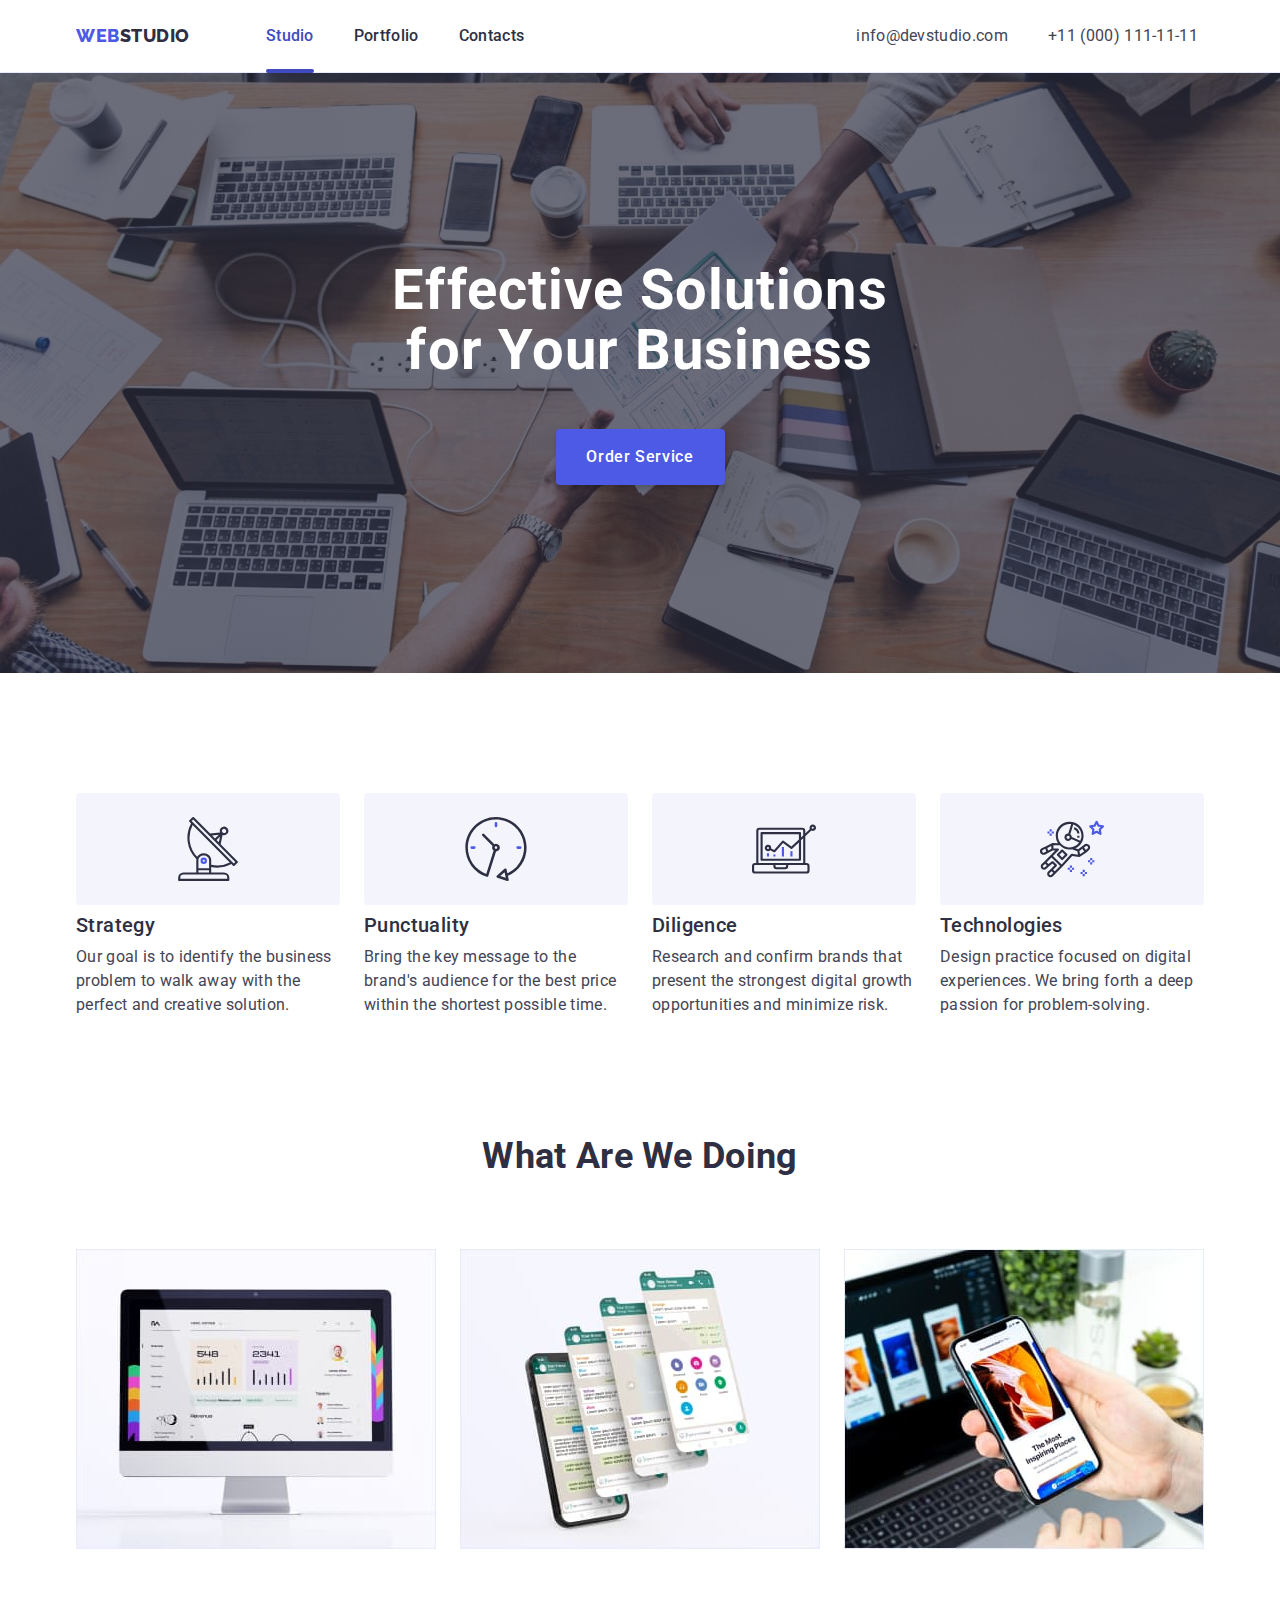
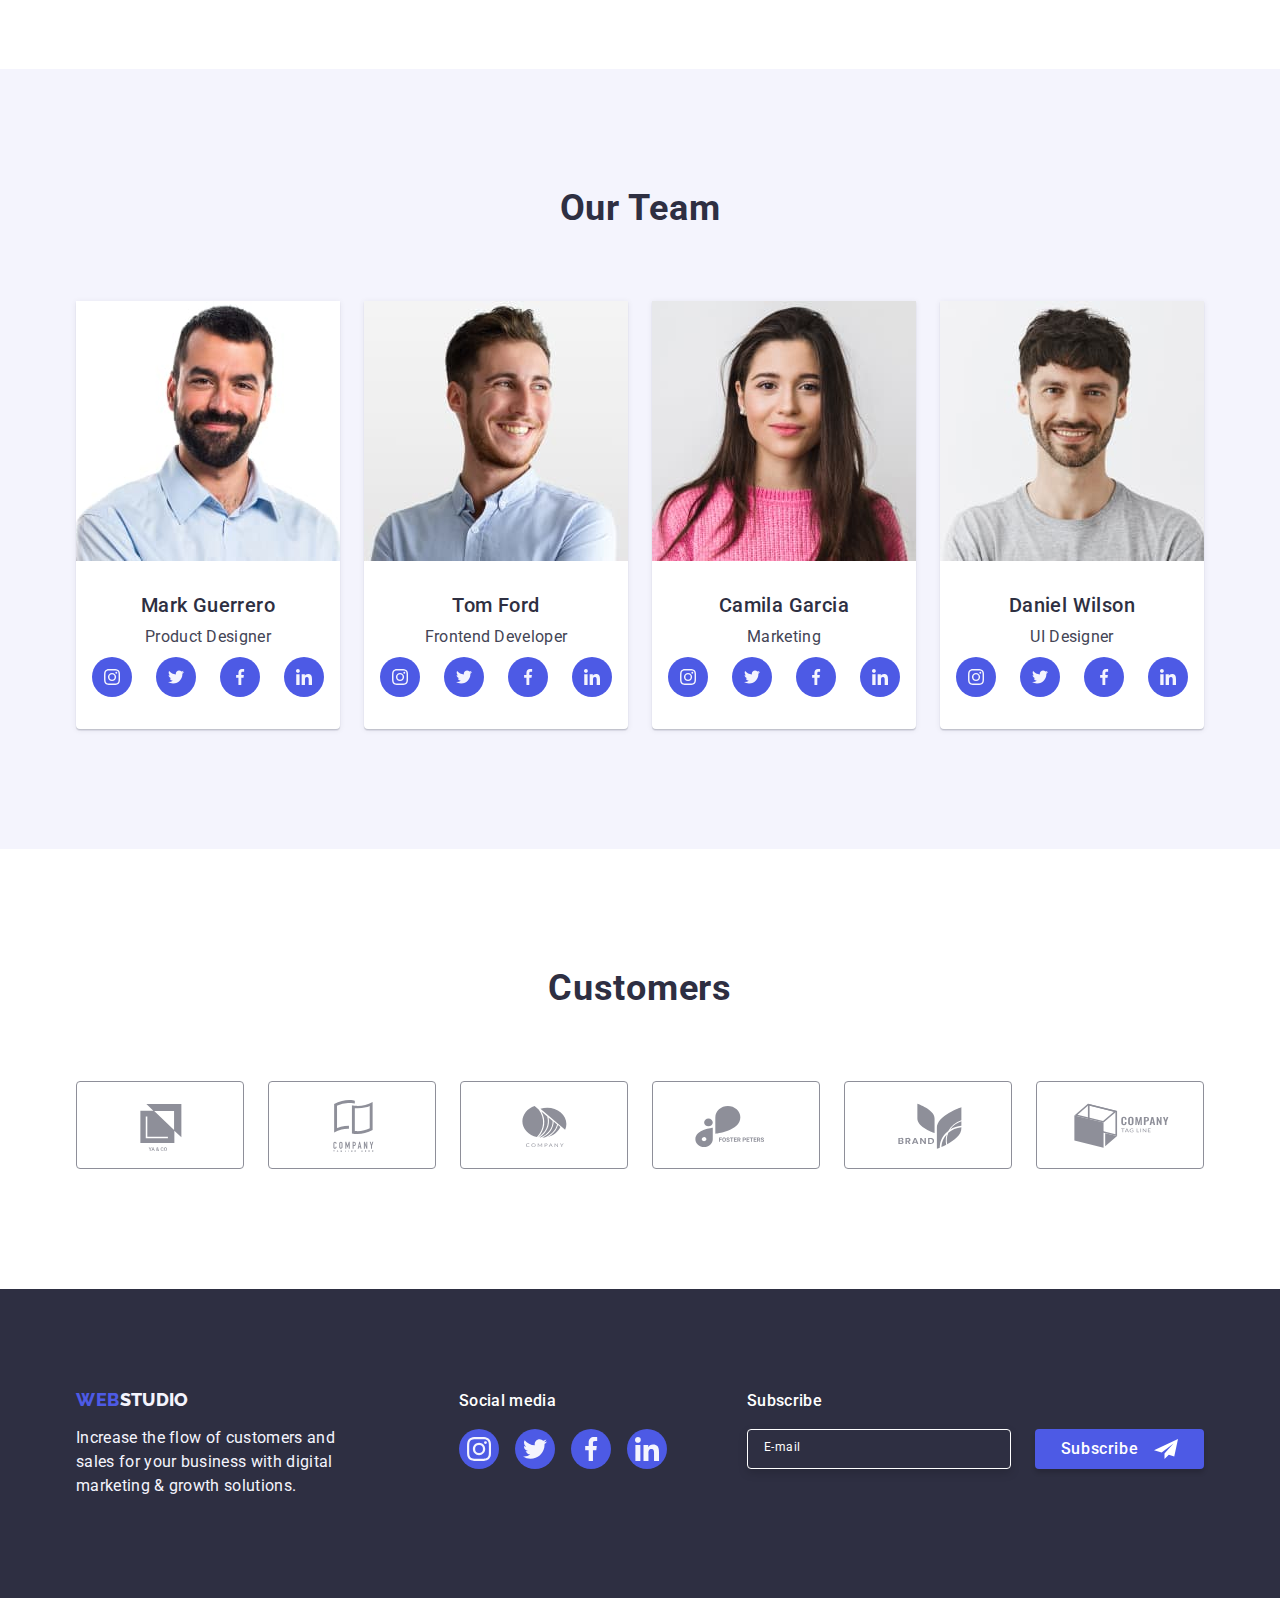
<file: index.html>
<!DOCTYPE html>
<html lang="en">
  <head>
    <meta charset="UTF-8" />
    <meta http-equiv="X-UA-Compatible" content="IE=edge" />
    <meta name="viewport" content="width=device-width, initial-scale=1.0" />
    <title>Document</title>
    <!-- modern-normalize -->
    <link
      rel="stylesheet"
      href="https://cdn.jsdelivr.net/npm/modern-normalize@1.1.0/modern-normalize.min.css"
    />
    <link rel="stylesheet" href="./css/styles.css" />
    <link rel="preconnect" href="https://fonts.googleapis.com" />
    <link rel="preconnect" href="https://fonts.gstatic.com" crossorigin />
    <link
      href="https://fonts.googleapis.com/css2?family=Raleway:wght@800&family=Roboto:wght@400;500;700;900&display=swap"
      rel="stylesheet"
    />
  </head>
  <body>
    <!-- header section -->
    <header class="header">
      <div class="header-container container">
        <nav class="header-nav">
          <a class="main-logo link" href="./index.html">
            Web<span class="logo">Studio</span></a
          >
          <ul class="header-list list">
            <li class="header-items">
              <a class="header-link current link" href="./index.html">Studio</a>
            </li>
            <li class="header-items">
              <a class="header-link link" href="./portfolio.html">Portfolio</a>
            </li>
            <li class="header-items">
              <a class="header-link link" href="">Contacts</a>
            </li>
          </ul>
        </nav>
        <address class="address">
          <ul class="address-list list">
            <li class="address-items">
              <a class="address-link link" href="mailto:info@devstudio.com"
                >info@devstudio.com</a
              >
            </li>
            <li class="address-items">
              <a class="address-link link" href="tel:+110001111111"
                >+11 (000) 111-11-11</a
              >
            </li>
          </ul>
        </address>
      </div>
    </header>
    <main>
      <!-- hero section -->
      <section class="hero">
        <div class="container">
          <h1 class="hero-title">Effective Solutions for Your Business</h1>
          <button class="hero-btn btn" type="button" data-modal-open>
            Order Service
          </button>
        </div>
      </section>
      <!-- advantages section -->
      <section class="advantages">
        <div class="advantages-container container">
          <h2 class="advantages-title">Our advantages</h2>
          <ul class="advantages-list list">
            <li class="advantages-items">
              <div class="advantages-icon">
                <svg class="feature icon" width="64" height="64">
                  <use href="./images/icons.svg#icon-antenna-1"></use>
                </svg>
              </div>
              <h3 class="advantages-subtitle">Strategy</h3>
              <p class="advantages-text">
                Our goal is to identify the business problem to walk away with
                the perfect and creative solution.
              </p>
            </li>
            <li class="advantages-items">
              <div class="advantages-icon">
                <svg class="feature icon" width="64" height="64">
                  <use href="./images/icons.svg#icon-clock-1"></use>
                </svg>
              </div>
              <h3 class="advantages-subtitle">Punctuality</h3>
              <p class="advantages-text">
                Bring the key message to the brand's audience for the best price
                within the shortest possible time.
              </p>
            </li>
            <li class="advantages-items">
              <div class="advantages-icon">
                <svg class="feature icon" width="64" height="64">
                  <use href="./images/icons.svg#icon-diagram-1"></use>
                </svg>
              </div>
              <h3 class="advantages-subtitle">Diligence</h3>
              <p class="advantages-text">
                Research and confirm brands that present the strongest digital
                growth opportunities and minimize risk.
              </p>
            </li>
            <li class="advantages-items">
              <div class="advantages-icon">
                <svg class="feature icon" width="64" height="64">
                  <use href="./images/icons.svg#icon-astronaut-1"></use>
                </svg>
              </div>
              <h3 class="advantages-subtitle">Technologies</h3>
              <p class="advantages-text">
                Design practice focused on digital experiences. We bring forth a
                deep passion for problem-solving.
              </p>
            </li>
          </ul>
        </div>
      </section>
      <!-- What are we doing section -->
      <section class="doing-section">
        <div class="container">
          <h2 class="section-title">What are we doing</h2>
          <ul class="section-list list">
            <li class="section-items">
              <img
                class="section-img"
                src="./images/img1.jpg"
                alt="increase in income"
                width="360"
              />
            </li>
            <li class="section-items">
              <img
                class="section-img"
                src="./images/img2.jpg"
                alt="more satisfied customers"
                width="360"
              />
            </li>
            <li class="section-items">
              <img
                class="section -img"
                src="./images/img3.jpg"
                alt="we launch advertising "
                width="360"
              />
            </li>
          </ul>
        </div>
      </section>
      <!-- Our Team section -->
      <section class="team">
        <div class="container">
          <h2 class="team-title">Our Team</h2>
          <ul class="team-list list">
            <li class="team-items">
              <img
                class="team-img"
                src="./images/img4.jpg"
                alt="Mark Guerrero"
                width="264"
              />
              <div class="team-name">
                <h3 class="team-heading">Mark Guerrero</h3>
                <p class="team-text">Product Designer</p>
                <ul class="socials list">
                  <li class="socials-item">
                    <a
                      class="socials-link link"
                      href="https://instagram.com"
                      target="_blank"
                      rel="noopener noreferrer"
                      aria-label="instagram icon"
                    >
                      <svg class="socials-icon" width="16" height="16">
                        <use href="./images/icons.svg#icon-instagram-2"></use>
                      </svg>
                    </a>
                  </li>
                  <li class="socials-item">
                    <a
                      class="socials-link link"
                      href=" https://twitter.com"
                      target="_blank"
                      rel="noopener noreferrer"
                      aria-label="twitter icon"
                    >
                      <svg class="socials-icon" width="16" height="16">
                        <use href="./images/icons.svg#icon-twitter-1"></use>
                      </svg>
                    </a>
                  </li>
                  <li class="socials-item">
                    <a
                      class="socials-link link"
                      href=" https://facebook.com"
                      target="_blank"
                      rel="noopener noreferrer"
                      aria-label="facebook icon"
                    >
                      <svg class="socials-icon" width="16" height="16">
                        <use href="./images/icons.svg#icon-facebook-1"></use>
                      </svg>
                    </a>
                  </li>
                  <li class="socials-item">
                    <a
                      class="socials-link link"
                      href=" https://linkedin.com"
                      target="_blank"
                      rel="noopener noreferrer"
                      aria-label="linkedin icon"
                    >
                      <svg class="socials-icon" width="16" height="16">
                        <use href="./images/icons.svg#icon-linkedin-1"></use>
                      </svg>
                    </a>
                  </li>
                </ul>
              </div>
            </li>
            <li class="team-items">
              <img
                class="team-img"
                src="./images/img5.jpg"
                alt="Tom Ford"
                width="264"
              />
              <div class="team-name">
                <h3 class="team-heading">Tom Ford</h3>
                <p class="team-text">Frontend Developer</p>
                <ul class="socials list">
                  <li class="socials-item">
                    <a
                      class="socials-link link"
                      href="https://instagram.com"
                      target="_blank"
                      rel="noopener noreferrer"
                      aria-label="instagram icon"
                    >
                      <svg class="socials-icon" width="16" height="16">
                        <use href="./images/icons.svg#icon-instagram-2"></use>
                      </svg>
                    </a>
                  </li>
                  <li class="socials-item">
                    <a
                      class="socials-link link"
                      href=" https://twitter.com"
                      target="_blank"
                      rel="noopener noreferrer"
                      aria-label="twitter icon"
                    >
                      <svg class="socials-icon" width="16" height="16">
                        <use href="./images/icons.svg#icon-twitter-1"></use>
                      </svg>
                    </a>
                  </li>
                  <li class="socials-item">
                    <a
                      class="socials-link link"
                      href=" https://facebook.com"
                      target="_blank"
                      rel="noopener noreferrer"
                      aria-label="facebook icon"
                    >
                      <svg class="socials-icon" width="16" height="16">
                        <use href="./images/icons.svg#icon-facebook-1"></use>
                      </svg>
                    </a>
                  </li>
                  <li class="socials-item">
                    <a
                      class="socials-link link"
                      href=" https://linkedin.com"
                      target="_blank"
                      rel="noopener noreferrer"
                      aria-label="linkedin icon"
                    >
                      <svg class="socials-icon" width="16" height="16">
                        <use href="./images/icons.svg#icon-linkedin-1"></use>
                      </svg>
                    </a>
                  </li>
                </ul>
              </div>
            </li>
            <li class="team-items">
              <img
                class="team-img"
                src="./images/img6.jpg"
                alt="Camila Garcia"
                width="264"
              />
              <div class="team-name">
                <h3 class="team-heading">Camila Garcia</h3>
                <p class="team-text">Marketing</p>
                <ul class="socials list">
                  <li class="socials-item">
                    <a
                      class="socials-link link"
                      href="https://instagram.com"
                      target="_blank"
                      rel="noopener noreferrer"
                      aria-label="instagram icon"
                    >
                      <svg class="socials-icon" width="16" height="16">
                        <use href="./images/icons.svg#icon-instagram-2"></use>
                      </svg>
                    </a>
                  </li>
                  <li class="socials-item">
                    <a
                      class="socials-link link"
                      href=" https://twitter.com"
                      target="_blank"
                      rel="noopener noreferrer"
                      aria-label="twitter icon"
                    >
                      <svg class="socials-icon" width="16" height="16">
                        <use href="./images/icons.svg#icon-twitter-1"></use>
                      </svg>
                    </a>
                  </li>
                  <li class="socials-item">
                    <a
                      class="socials-link link"
                      href=" https://facebook.com"
                      target="_blank"
                      rel="noopener noreferrer"
                      aria-label="facebook icon"
                    >
                      <svg class="socials-icon" width="16" height="16">
                        <use href="./images/icons.svg#icon-facebook-1"></use>
                      </svg>
                    </a>
                  </li>
                  <li class="socials-item">
                    <a
                      class="socials-link link"
                      href=" https://linkedin.com"
                      target="_blank"
                      rel="noopener noreferrer"
                      aria-label="linkedin icon"
                    >
                      <svg class="socials-icon" width="16" height="16">
                        <use href="./images/icons.svg#icon-linkedin-1"></use>
                      </svg>
                    </a>
                  </li>
                </ul>
              </div>
            </li>
            <li class="team-items">
              <img
                class="team-img"
                src="./images/img7.jpg"
                alt="Daniel Wilson"
                width="264"
              />
              <div class="team-name">
                <h3 class="team-heading">Daniel Wilson</h3>
                <p class="team-text">UI Designer</p>
                <ul class="socials list">
                  <li class="socials-item">
                    <a
                      class="socials-link link"
                      href="https://instagram.com"
                      target="_blank"
                      rel="noopener noreferrer"
                      aria-label="instagram icon"
                    >
                      <svg class="socials-icon" width="16" height="16">
                        <use href="./images/icons.svg#icon-instagram-2"></use>
                      </svg>
                    </a>
                  </li>
                  <li class="socials-item">
                    <a
                      class="socials-link link"
                      href=" https://twitter.com"
                      target="_blank"
                      rel="noopener noreferrer"
                      aria-label="twitter icon"
                    >
                      <svg class="socials-icon" width="16" height="16">
                        <use href="./images/icons.svg#icon-twitter-1"></use>
                      </svg>
                    </a>
                  </li>
                  <li class="socials-item">
                    <a
                      class="socials-link link"
                      href=" https://facebook.com"
                      target="_blank"
                      rel="noopener noreferrer"
                      aria-label="facebook icon"
                    >
                      <svg class="socials-icon" width="16" height="16">
                        <use href="./images/icons.svg#icon-facebook-1"></use>
                      </svg>
                    </a>
                  </li>
                  <li class="socials-item">
                    <a
                      class="socials-link link"
                      href=" https://linkedin.com"
                      target="_blank"
                      rel="noopener noreferrer"
                      aria-label="linkedin icon"
                    >
                      <svg class="socials-icon" width="16" height="16">
                        <use href="./images/icons.svg#icon-linkedin-1"></use>
                      </svg>
                    </a>
                  </li>
                </ul>
              </div>
            </li>
          </ul>
        </div>
      </section>
      <!-- customers -->
      <section class="customers">
        <div class="customers-container container">
          <h2 class="customers-title">Customers</h2>
          <ul class="customers-list list">
            <li class="customers-item">
              <a
                class="customers-link link"
                href=""
                aria-label="customers icon"
              >
                <svg class="icon-logo" width="104" height="56">
                  <use href="./images/icons.svg#icon-Logo"></use>
                </svg>
              </a>
            </li>
            <li class="customers-item">
              <a
                class="customers-link link"
                href=""
                aria-label="customers icon"
              >
                <svg class="icon-logo" width="104" height="56">
                  <use href="./images/icons.svg#icon-Logo-1"></use>
                </svg>
              </a>
            </li>
            <li class="customers-item">
              <a
                class="customers-link link"
                href=""
                aria-label="customers icon"
              >
                <svg class="icon-logo" width="104" height="56">
                  <use href="./images/icons.svg#icon-Logo-2"></use>
                </svg>
              </a>
            </li>
            <li class="customers-item">
              <a
                class="customers-link link"
                href=""
                aria-label="customers icon"
              >
                <svg class="icon-logo" width="104" height="56">
                  <use href="./images/icons.svg#icon-Logo-3"></use>
                </svg>
              </a>
            </li>
            <li class="customers-item">
              <a
                class="customers-link link"
                href=""
                aria-label="customers icon"
              >
                <svg class="icon-logo" width="104" height="56">
                  <use href="./images/icons.svg#icon-Logo-4"></use>
                </svg>
              </a>
            </li>
            <li class="customers-item">
              <a
                class="customers-link link"
                href=""
                aria-label="customers icon"
              >
                <svg class="icon-logo" width="104" height="56">
                  <use href="./images/icons.svg#icon-Logo-5"></use>
                </svg>
              </a>
            </li>
          </ul>
        </div>
      </section>
    </main>
    <!-- footer section -->
    <footer class="footer">
      <div class="footer-container container">
        <div class="footer-container-logo">
          <a class="main-logo last-logo link" href="./index.html">
            Web<span class="footer-logo">Studio</span></a
          >
          <p class="footer-text">
            Increase the flow of customers and sales for your business with
            digital marketing & growth solutions.
          </p>
        </div>
        <div class="social-media">
          <p class="social-media-title">Social media</p>
          <ul class="socials-footer list">
            <li class="socials-item">
              <a
                class="socials-link footer-link link"
                href="https://instagram.com"
                target="_blank"
                rel="noopener noreferrer"
                aria-label="instagram icon"
              >
                <svg class="socials-icon" width="24" height="24">
                  <use href="./images/icons.svg#icon-instagram-2"></use>
                </svg>
              </a>
            </li>
            <li class="socials-item">
              <a
                class="socials-link footer-link link"
                href=" https://twitter.com"
                target="_blank"
                rel="noopener noreferrer"
                aria-label="twitter icon"
              >
                <svg class="socials-icon" width="24" height="24">
                  <use href="./images/icons.svg#icon-twitter-1"></use>
                </svg>
              </a>
            </li>
            <li class="socials-item">
              <a
                class="socials-link footer-link link"
                href=" https://facebook.com"
                target="_blank"
                rel="noopener noreferrer"
                aria-label="facebook icon"
              >
                <svg class="socials-icon" width="24" height="24">
                  <use href="./images/icons.svg#icon-facebook-1"></use>
                </svg>
              </a>
            </li>
            <li class="socials-item">
              <a
                class="socials-link footer-link link"
                href=" https://linkedin.com"
                target="_blank"
                rel="noopener noreferrer"
                aria-label="linkedin icon"
              >
                <svg class="socials-icon" width="24" height="24">
                  <use href="./images/icons.svg#icon-linkedin-1"></use>
                </svg>
              </a>
            </li>
          </ul>
        </div>
        <!-- Footer form -->
        <form class="footer-subscribe" name="footer-form">
          <p class="footer-subscribe-text">Subscribe</p>
          <div class="footer-form">
            <input
              class="footer-subscribe-input"
              type="text"
              name="user_e-mail"
              id="user_e-mail"
              placeholder=" "
            />
            <label class="footer-subscribe-label" for="user_e-mail">
              E-mail</label
            >

            <button class="footer-subscribe-btn btn" type="submit">
              Subscribe
              <svg class="footer-subscribe-icon" width="24 " height="24">
                <use href="./images/icons.svg#icon-subscribe"></use>
              </svg>
            </button>
          </div>
        </form>
      </div>
    </footer>
    <!-- Modal window -->
    <div class="backdrop is-hidden" data-modal>
      <div class="modal">
        <button class="modal-btn" type="button" data-modal-close>
          <svg class="modal-icon" width="8" height="8">
            <use href="./images/icons.svg#icon-close-black-18dp-2-1"></use>
          </svg>
        </button>
        <strong class="modal-title"
          >Leave your contacts and we will call you back</strong
        >
        <form class="modal-form" name="contact-form">
          <label class="modal-form-label" for="user_name">Name</label>
          <div class="modal-form-field">
            <input
              class="modal-form-input"
              type="text"
              name="user_name"
              id="user_name"
              required
              minlength="2"
            />
            <svg class="modal-form-icon" width="18" height="24">
              <use href="./images/icons.svg#icon-name"></use>
            </svg>
          </div>
          <label class="modal-form-label" for="user_phone">Phone</label>
          <div class="modal-form-field">
            <input
              class="modal-form-input"
              type="tel"
              name="user_phone"
              id="user_phone"
              required
            />
            <svg class="modal-form-icon" width="18" height="24">
              <use href="./images/icons.svg#icon-phone"></use>
            </svg>
          </div>
          <label class="modal-form-label" for="user_email">Email</label>

          <div class="modal-form-field">
            <input
              class="modal-form-input"
              type="email"
              name="user_email"
              id="user_email"
              required
            />
            <svg class="modal-form-icon" width="18" height="24">
              <use href="./images/icons.svg#icon-email"></use>
            </svg>
          </div>
          <label class="modal-form-label" for="user_message">Comment</label>
          <textarea
            class="modal-form-message"
            name="user_message"
            rows="5"
            placeholder="Text input"
          ></textarea>
          <label class="modal-form-agreement">
            <input
              class="modal-form-agreement-box"
              type="checkbox"
              name="user_agreement"
            />
            <svg class="modal-form-agreement-icon" width="16" height="16">
              <use
                class="modal-form-agreement-unchecked"
                href="./images/icons.svg#icon-unchecked"
              ></use>
              <use
                class="modal-form-agreement-checked"
                href="./images/icons.svg#icon-checked"
              ></use>
            </svg>
            <span class="modal-form-agreement-text"
              >I accept the terms and conditions of the
              <a class="modal-form-agreement-link" href=""
                >Privacy Policy</a
              ></span
            >
          </label>
          <button class="modal-send-btn btn" type="submit">Send</button>
        </form>
      </div>
    </div>

    <!-- script -->
    <script src="./js/modal.js"></script>
  </body>
</html>
</file>
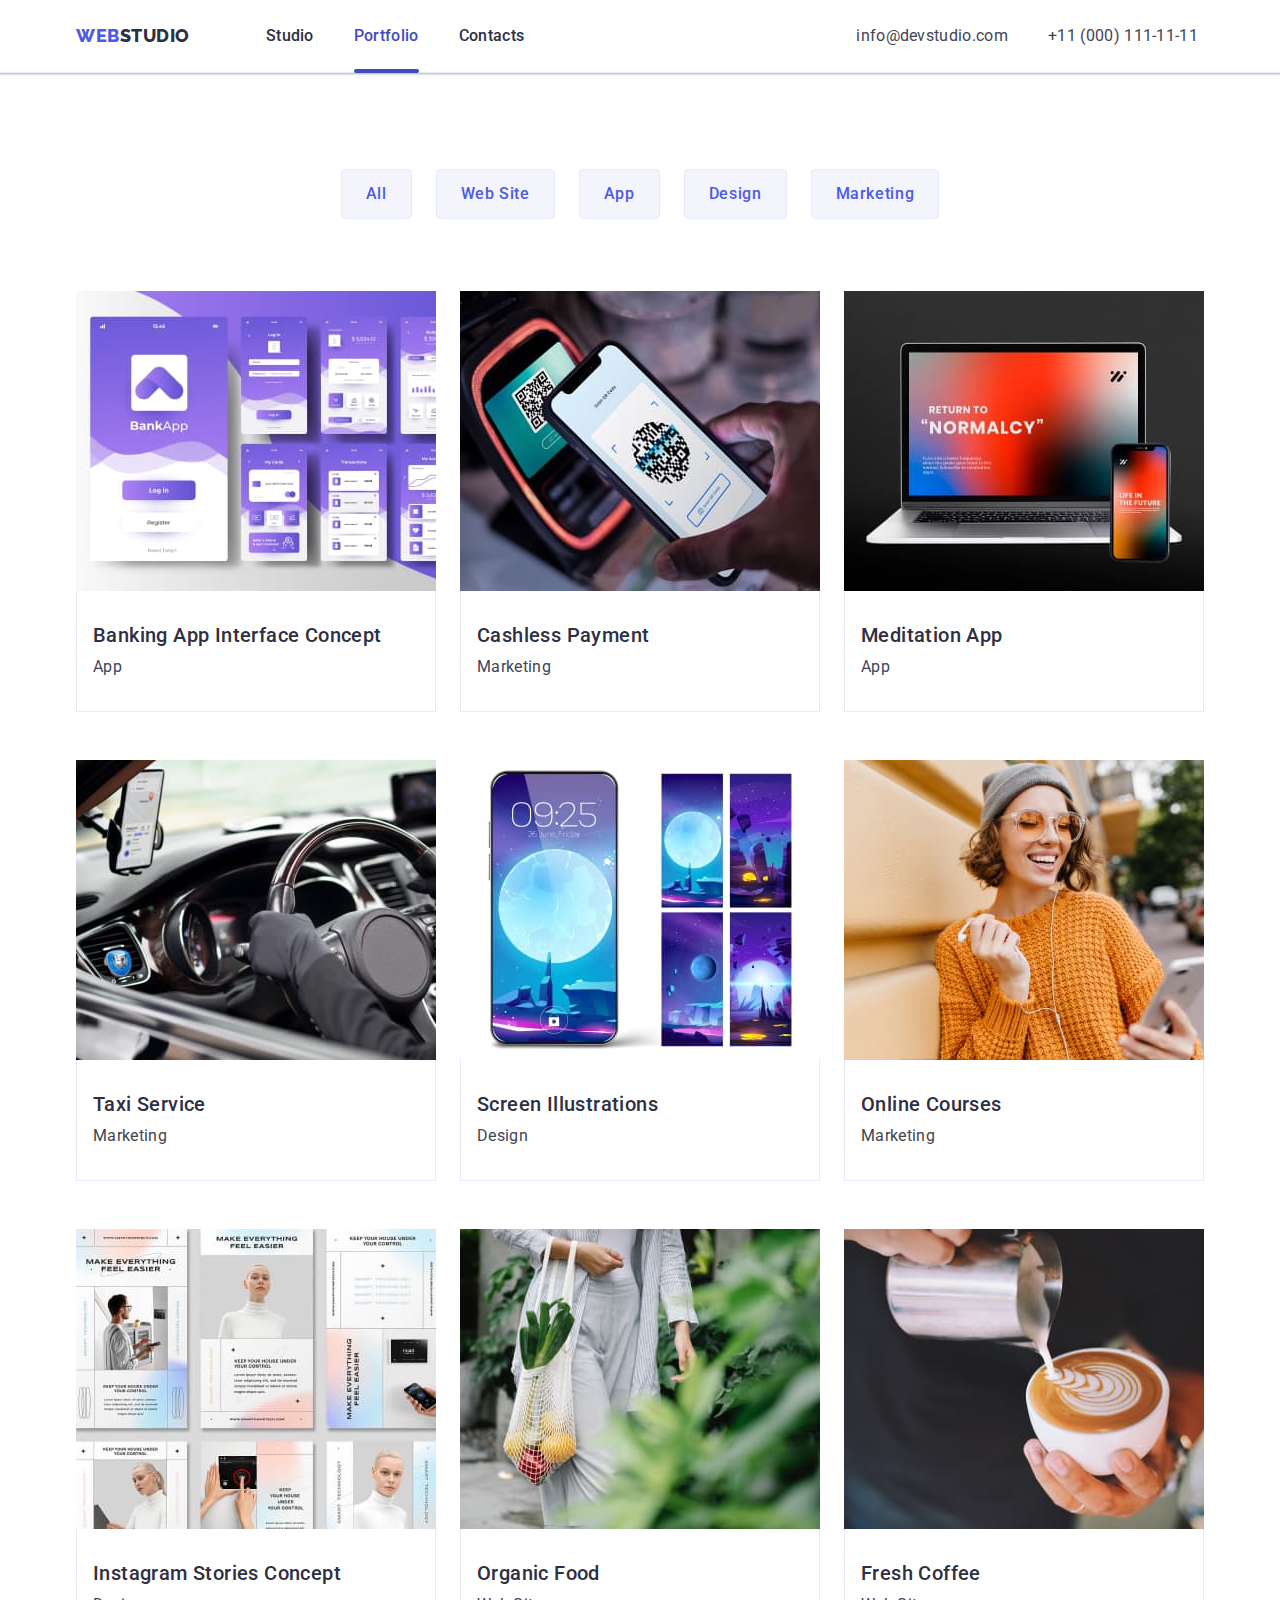
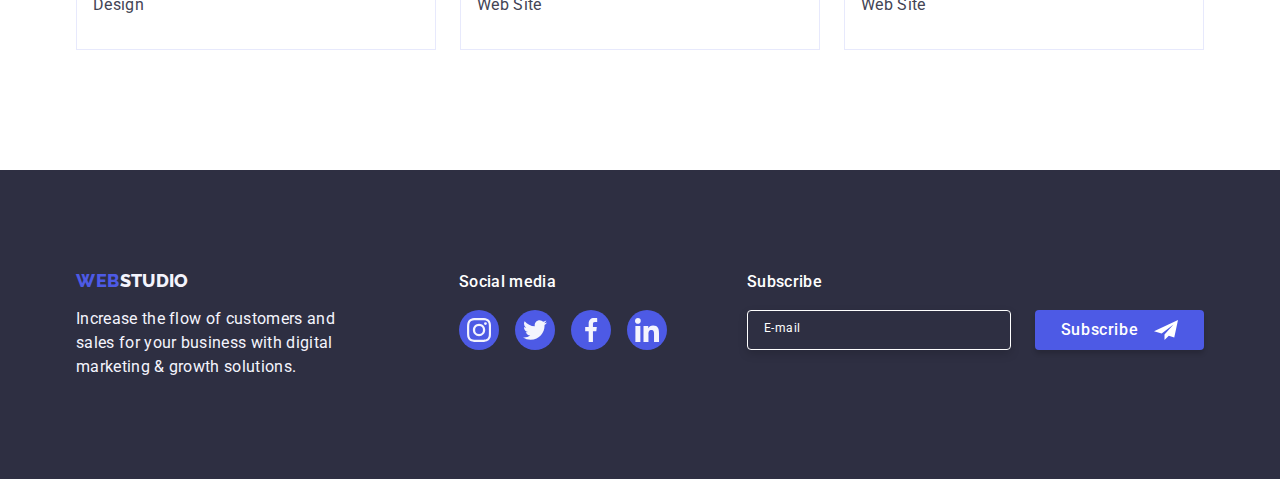
<file: portfolio.html>
<!DOCTYPE html>
<html lang="en">
  <head>
    <meta charset="UTF-8" />
    <meta http-equiv="X-UA-Compatible" content="IE=edge" />
    <meta name="viewport" content="width=device-width, initial-scale=1.0" />
    <title>Document</title>
    <!-- modern-normalize -->
    <link
      rel="stylesheet"
      href="https://cdn.jsdelivr.net/npm/modern-normalize@1.1.0/modern-normalize.min.css"
    />
    <link rel="stylesheet" href="./css/styles.css" />
    <link rel="preconnect" href="https://fonts.googleapis.com" />
    <link rel="preconnect" href="https://fonts.gstatic.com" crossorigin />
    <link
      href="https://fonts.googleapis.com/css2?family=Raleway:wght@800&family=Roboto:wght@400;500;700;900&display=swap"
      rel="stylesheet"
    />
  </head>
  <body>
    <!-- header section -->
    <header class="header">
      <div class="header-container container">
        <nav class="header-nav">
          <a class="main-logo link" href="./index.html">
            Web<span class="logo">Studio</span></a
          >
          <ul class="header-list list">
            <li class="header-items">
              <a class="header-link link" href="./index.html">Studio</a>
            </li>
            <li class="header-items">
              <a class="header-link current link" href="./portfolio.html"
                >Portfolio</a
              >
            </li>
            <li class="header-items">
              <a class="header-link link" href="">Contacts</a>
            </li>
          </ul>
        </nav>
        <address class="address">
          <ul class="address-list list">
            <li class="address-items">
              <a class="address-link link" href="mailto:info@devstudio.com"
                >info@devstudio.com</a
              >
            </li>
            <li class="address-items">
              <a class="address-link link" href="tel:+110001111111"
                >+11 (000) 111-11-11</a
              >
            </li>
          </ul>
        </address>
      </div>
    </header>
    <main>
      <!-- portfolio section -->
      <section class="portfolio">
        <div class="container">
          <h1 class="portfolio-title">Portfolio</h1>
          <ul class="portfolio-list list">
            <li class="portfolio-item">
              <button class="portfolio-btn" type="button">All</button>
            </li>
            <li class="portfolio-item">
              <button class="portfolio-btn" type="button">Web Site</button>
            </li>
            <li class="portfolio-item">
              <button class="portfolio-btn" type="button">App</button>
            </li>
            <li class="portfolio-item">
              <button class="portfolio-btn" type="button">Design</button>
            </li>
            <li class="portfolio-item">
              <button class="portfolio-btn" type="button">Marketing</button>
            </li>
          </ul>
          <ul class="portfolio-items list">
            <li class="portfolio-items-item">
              <a class="portfolio-link link" href="">
                <div class="portfolio-box">
                  <img
                    class="portfolio-img"
                    src="./images/img8.jpg"
                    alt="Banking App Interface Concept"
                    width="360"
                  />
                  <div class="overlay">
                    <p class="overlay-label">
                      14 Stylish and User-Friendly App Design Concepts · Task
                      Manager App · Calorie Tracker App · Exotic Fruit Ecommerce
                      App · Cloud Storage App
                    </p>
                  </div>
                </div>

                <div class="application-name">
                  <h2 class="portfolio-heading">
                    Banking App Interface Concept
                  </h2>
                  <p class="portfolio-text">App</p>
                </div>
              </a>
            </li>
            <li class="portfolio-items-item">
              <a class="portfolio-link link" href="">
                <div class="portfolio-box">
                  <img
                    class="portfolio-img"
                    src="./images/img9.jpg"
                    alt="Cashless Payment"
                    width="360"
                  />
                  <div class="overlay">
                    <p class="overlay-label">
                      14 Stylish and User-Friendly App Design Concepts · Task
                      Manager App · Calorie Tracker App · Exotic Fruit Ecommerce
                      App · Cloud Storage App
                    </p>
                  </div>
                </div>

                <div class="application-name">
                  <h2 class="portfolio-heading">Cashless Payment</h2>
                  <p class="portfolio-text">Marketing</p>
                </div>
              </a>
            </li>
            <li class="portfolio-items-item">
              <a class="portfolio-link link" href="">
                <div class="portfolio-box">
                  <img
                    class="portfolio-img"
                    src="./images/img10.jpg"
                    alt="Meditation App"
                    width="360"
                  />
                  <div class="overlay">
                    <p class="overlay-label">
                      14 Stylish and User-Friendly App Design Concepts · Task
                      Manager App · Calorie Tracker App · Exotic Fruit Ecommerce
                      App · Cloud Storage App
                    </p>
                  </div>
                </div>

                <div class="application-name">
                  <h2 class="portfolio-heading">Meditation App</h2>
                  <p class="portfolio-text">App</p>
                </div>
              </a>
            </li>
            <li class="portfolio-items-item">
              <a class="portfolio-link link" href="">
                <div class="portfolio-box">
                  <img
                    class="portfolio-img"
                    src="./images/img11.jpg"
                    alt="Taxi Service"
                    width="360"
                  />
                  <div class="overlay">
                    <p class="overlay-label">
                      14 Stylish and User-Friendly App Design Concepts · Task
                      Manager App · Calorie Tracker App · Exotic Fruit Ecommerce
                      App · Cloud Storage App
                    </p>
                  </div>
                </div>

                <div class="application-name">
                  <h2 class="portfolio-heading">Taxi Service</h2>
                  <p class="portfolio-text">Marketing</p>
                </div>
              </a>
            </li>
            <li class="portfolio-items-item">
              <a class="portfolio-link link" href="">
                <div class="portfolio-box">
                  <img
                    class="portfolio-img"
                    src="./images/img12.jpg"
                    alt="Screen Illustrations"
                    width="360"
                  />
                  <div class="overlay">
                    <p class="overlay-label">
                      14 Stylish and User-Friendly App Design Concepts · Task
                      Manager App · Calorie Tracker App · Exotic Fruit Ecommerce
                      App · Cloud Storage App
                    </p>
                  </div>
                </div>

                <div class="application-name">
                  <h2 class="portfolio-heading">Screen Illustrations</h2>
                  <p class="portfolio-text">Design</p>
                </div>
              </a>
            </li>
            <li class="portfolio-items-item">
              <a class="portfolio-link link" href="">
                <div class="portfolio-box">
                  <img
                    class="portfolio-img"
                    src="./images/img13.jpg"
                    alt="Online Courses"
                    width="360"
                  />
                  <div class="overlay">
                    <p class="overlay-label">
                      14 Stylish and User-Friendly App Design Concepts · Task
                      Manager App · Calorie Tracker App · Exotic Fruit Ecommerce
                      App · Cloud Storage App
                    </p>
                  </div>
                </div>

                <div class="application-name">
                  <h2 class="portfolio-heading">Online Courses</h2>
                  <p class="portfolio-text">Marketing</p>
                </div>
              </a>
            </li>
            <li class="portfolio-items-item">
              <a class="portfolio-link link" href="">
                <div class="portfolio-box">
                  <img
                    class="portfolio-img"
                    src="./images/img14.jpg"
                    alt="Instagram Stories Concept"
                    width="360"
                  />
                  <div class="overlay">
                    <p class="overlay-label">
                      14 Stylish and User-Friendly App Design Concepts · Task
                      Manager App · Calorie Tracker App · Exotic Fruit Ecommerce
                      App · Cloud Storage App
                    </p>
                  </div>
                </div>

                <div class="application-name">
                  <h2 class="portfolio-heading">Instagram Stories Concept</h2>
                  <p class="portfolio-text">Design</p>
                </div>
              </a>
            </li>
            <li class="portfolio-items-item">
              <a class="portfolio-link link" href="">
                <div class="portfolio-box">
                  <img
                    class="portfolio-img"
                    src="./images/img15.jpg"
                    alt="Organic Food"
                    width="360"
                  />
                  <div class="overlay">
                    <p class="overlay-label">
                      14 Stylish and User-Friendly App Design Concepts · Task
                      Manager App · Calorie Tracker App · Exotic Fruit Ecommerce
                      App · Cloud Storage App
                    </p>
                  </div>
                </div>

                <div class="application-name">
                  <h2 class="portfolio-heading">Organic Food</h2>
                  <p class="portfolio-text">Web Site</p>
                </div>
              </a>
            </li>
            <li class="portfolio-items-item">
              <a class="portfolio-link link" href="">
                <div class="portfolio-box">
                  <img
                    class="portfolio-img"
                    src="./images/img16.jpg"
                    alt="Fresh Coffee"
                    width="360"
                  />
                  <div class="overlay">
                    <p class="overlay-label">
                      14 Stylish and User-Friendly App Design Concepts · Task
                      Manager App · Calorie Tracker App · Exotic Fruit Ecommerce
                      App · Cloud Storage App
                    </p>
                  </div>
                </div>

                <div class="application-name">
                  <h2 class="portfolio-heading">Fresh Coffee</h2>
                  <p class="portfolio-text">Web Site</p>
                </div>
              </a>
            </li>
          </ul>
        </div>
      </section>
    </main>
    <!-- footer section -->
    <footer class="footer">
      <div class="footer-container container">
        <div class="footer-container-logo">
          <a class="main-logo last-logo link" href="./index.html">
            Web<span class="footer-logo">Studio</span></a
          >
          <p class="footer-text">
            Increase the flow of customers and sales for your business with
            digital marketing & growth solutions.
          </p>
        </div>
        <div class="social-media">
          <p class="social-media-title">Social media</p>
          <ul class="socials-footer list">
            <li class="socials-item">
              <a
                class="socials-link footer-link link"
                href="https://instagram.com"
                target="_blank"
                rel="noopener noreferrer"
                aria-label="instagram icon"
              >
                <svg class="socials-icon" width="24" height="24">
                  <use href="./images/icons.svg#icon-instagram-2"></use>
                </svg>
              </a>
            </li>
            <li class="socials-item">
              <a
                class="socials-link footer-link link"
                href=" https://twitter.com"
                target="_blank"
                rel="noopener noreferrer"
                aria-label="twitter icon"
              >
                <svg class="socials-icon" width="24" height="24">
                  <use href="./images/icons.svg#icon-twitter-1"></use>
                </svg>
              </a>
            </li>
            <li class="socials-item">
              <a
                class="socials-link footer-link link"
                href=" https://facebook.com"
                target="_blank"
                rel="noopener noreferrer"
                aria-label="facebook icon"
              >
                <svg class="socials-icon" width="24" height="24">
                  <use href="./images/icons.svg#icon-facebook-1"></use>
                </svg>
              </a>
            </li>
            <li class="socials-item">
              <a
                class="socials-link footer-link link"
                href=" https://linkedin.com"
                target="_blank"
                rel="noopener noreferrer"
                aria-label="linkedin icon"
              >
                <svg class="socials-icon" width="24" height="24">
                  <use href="./images/icons.svg#icon-linkedin-1"></use>
                </svg>
              </a>
            </li>
          </ul>
        </div>
        <!-- Footer form -->
        <form class="footer-subscribe" name="footer-form">
          <p class="footer-subscribe-text">Subscribe</p>
          <div class="footer-form">
            <input
              class="footer-subscribe-input"
              type="text"
              name="user_e-mail"
              id="user_e-mail"
              placeholder=" "
            />
            <label class="footer-subscribe-label" for="user_e-mail">
              E-mail</label
            >

            <button class="footer-subscribe-btn btn" type="submit">
              Subscribe
              <svg class="footer-subscribe-icon" width="24 " height="24">
                <use href="./images/icons.svg#icon-subscribe"></use>
              </svg>
            </button>
          </div>
        </form>
      </div>
    </footer>
  </body>
</html>
</file>
<file: css/styles.css>
:root {
  --iris: #4d5ae5;
  --ocean: #404bbf;
  --navy-blue: #2e2f42;
  --green: #31d0aa;
  --slate: #434455;
  --light-slate: #8e8f99;
  --cornflower: #e7e9fc;
  --cloud: #f4f4fd;
  --navy-blue-modal: #2e2f42;
  --grey: #2e2f42;
  --white: #ffffff;
  --dairy: #fcfcfc;
  /* font */
  --main-font: Roboto, sans-serif;
  --secondary-font: Raleway, sans-serif;
  /* transition */
  --anim-fast: 250ms cubic-bezier(0.4, 0, 0.2, 1);
}
/* reset start */
h1,
h2,
h3,
h4,
h5,
h6,
p {
  margin: 0;
}
img {
  display: block;
}

.link {
  text-decoration: none;
  color: inherit;
}
.list {
  list-style: none;
  padding: 0;
  margin: 0;
}
/* reset end */

body {
  font-family: var(--main-font);
  font-weight: 400;
  font-size: 16px;
  line-height: 24px;
  letter-spacing: 0.02em;
  color: var(--slate);
  background-color: var(--white);
}
.container {
  width: 1158px;
  margin-left: auto;
  margin-right: auto;
  padding-left: 15px;
  padding-right: 15px;
}
/* header */
.header {
  border-bottom: 1px solid var(--cornflower);
  box-shadow: 0px 2px 1px rgba(46, 47, 66, 0.08),
    0px 1px 1px rgba(46, 47, 66, 0.16), 0px 1px 6px rgba(46, 47, 66, 0.08);
}

.header-container {
  display: flex;
  align-items: center;
}

.main-logo {
  font-family: var(--secondary-font);
  font-weight: 800;
  font-size: 18px;
  line-height: 1.17;
  letter-spacing: 0.03em;
  text-transform: uppercase;
  color: var(--iris);
  margin-right: 76px;
}
.logo {
  color: var(--navy-blue);
}
.header-list {
  display: flex;
  gap: 40px;
  margin-right: 332px;
  font-weight: 500;
  color: var(--navy-blue);
}
.address {
  font-style: normal;
}
.address-list {
  display: flex;
  gap: 40px;
}

.header-nav {
  display: flex;
  align-items: center;
}
.header-link {
  position: relative;

  display: block;
  padding-top: 24px;
  padding-bottom: 24px;

  transition: color var(--anim-fast);
}
.header-link::after {
  content: "";
  position: absolute;
  bottom: -1px;
  left: 0;

  display: block;
  width: 100%;
  height: 4px;
  border-radius: 2px;
}

.header-link.current {
  color: var(--ocean);
}
.header-link.current::after {
  background-color: var(--ocean);
}

.header-link:hover,
.header-link:focus {
  color: var(--ocean);
}
.address-link {
  display: block;
  padding-top: 24px;
  padding-bottom: 24px;

  transition: color var(--anim-fast);
}
.address-link:hover,
.address-link:focus {
  color: var(--ocean);
}

/* hero */
.hero {
  color: var(--white);
  background-color: var(--navy-blue);
  padding: 188px 0px;
  max-width: 1440px;
  height: 600px;
  margin: 0 auto;
  background-size: cover;
  background-position: center;
  background-repeat: no-repeat;
  background-image: linear-gradient(
      rgba(46, 47, 66, 0.7),
      rgba(46, 47, 66, 0.7)
    ),
    url("../images/people-office1.jpg");
}

.hero-title {
  display: block;
  text-align: center;
  font-weight: 700;
  font-size: 56px;
  line-height: 1.07;
  letter-spacing: 0.02em;
  max-width: 496px;
  margin-bottom: 48px;
  margin-left: auto;
  margin-right: auto;
}

.btn {
  font-weight: 500;
  display: block;
  letter-spacing: 0.04em;
  color: var(--white);
  background-color: var(--iris);
  font-family: inherit;
  cursor: pointer;
  font-size: 16px;
  line-height: 1.5;
  margin: 0 auto;
  min-width: 169px;
  min-height: 56px;
  border-radius: 4px;
  border: none;
  box-shadow: 0px 4px 4px rgba(0, 0, 0, 0.15);
  transition: background-color var(--anim-fast);
}
.hero-btn:hover {
  background-color: var(--ocean);
}
.hero-btn:focus {
  background-color: var(--ocean);
}
/* advantages section */
.advantages {
  padding: 120px 0px;
}
.advantages-list {
  display: flex;
  gap: 24px;
}
.advantages-title {
  position: absolute;
  width: 1px;
  height: 1px;
  margin: -1px;
  border: 0;
  padding: 0;
  white-space: nowrap;
  clip-path: inset(100%);
  clip: rect(0 0 0 0);
  overflow: hidden;
  letter-spacing: 0.02em;
}
.advantages-items {
  width: calc((100% - 72px) / 4);
}
.advantages-subtitle {
  font-weight: 500;
  font-size: 20px;
  color: var(--navy-blue);
  letter-spacing: 0.02em;
  margin-bottom: 8px;
}
.advantages-icon {
  display: flex;
  justify-content: center;
  align-items: center;
  width: 264px;
  height: 112px;
  background-color: var(--cloud);
  border-radius: 4px;
  margin-bottom: 8px;
}

/* What are we doing section */

.section-title {
  font-weight: 700;
  font-size: 36px;
  line-height: 1.11;
  text-align: center;
  color: var(--navy-blue);
  text-transform: capitalize;
  margin-bottom: 72px;
}
.section-list {
  display: flex;
  gap: 24px;
}
.doing-section {
  padding-bottom: 120px;
}

/* Our Team section */
.team-list {
  display: flex;
  gap: 24px;
}
.team {
  background-color: var(--cloud);
  padding: 120px 0;
}
.team-title {
  font-weight: 700;
  font-size: 36px;
  line-height: 1.11;
  text-transform: capitalize;
  color: var(--navy-blue);
  letter-spacing: 0.02em;
  text-align: center;
  margin-bottom: 72px;
}

.team-items {
  background-color: var(--white);
  border-radius: 0px 0px 4px 4px;
  box-shadow: 0px 1px 6px rgba(46, 47, 66, 0.08),
    0px 1px 1px rgba(46, 47, 66, 0.16), 0px 2px 1px rgba(46, 47, 66, 0.08);
}
.team-heading {
  font-weight: 500;
  font-size: 20px;
  color: var(--navy-blue);
  letter-spacing: 0.02em;
  text-align: center;
  margin-bottom: 8px;
}
.team-name {
  padding: 32px 0px;
}
.team-text {
  text-align: center;
  margin-bottom: 8px;
}
.socials {
  display: flex;
  justify-content: center;
  padding: 0;
  gap: 24px;
}
.socials-link {
  display: flex;
  width: 40px;
  height: 40px;
  justify-content: center;
  align-items: center;

  background-color: var(--iris);
  border-radius: 50%;
  transition: background-color var(--anim-fast);
}
.socials-link:hover,
.socials-link:focus {
  background-color: var(--ocean);
}
.socials-icon {
  fill: var(--cloud);
}
/* customers */
.customers {
  padding-top: 120px;
  padding-bottom: 120px;
}
.customers-title {
  font-weight: 700;
  font-size: 36px;
  line-height: 1.1;
  text-align: center;
  letter-spacing: 0.02em;
  text-transform: capitalize;

  color: var(--navy-blue);
  margin-bottom: 72px;
}
.customers-list {
  display: flex;
  justify-content: center;
  align-items: center;
  gap: 24px;
}
.customers-link {
  display: flex;
  justify-content: center;
  align-items: center;
  width: 168px;
  height: 88px;
  border: 1px solid var(--light-slate);
  border-radius: 4px;
  color: var(--light-slate);
  transition: color var(--anim-fast), border-color var(--anim-fast);
}
.customers-link:hover,
.customers-link:focus {
  color: var(--ocean);
  border-color: var(--ocean);
}

.icon-logo {
  fill: currentColor;
  transition: fill var(--anim-fast);
}

.icon-logo:hover,
.icon-logo:focus {
  fill: currentColor;
}

/* footer */
.footer {
  background-color: var(--navy-blue);
  padding: 100px 0px;
}
.footer-text {
  color: var(--cloud);
}

.footer-logo {
  color: var(--cloud);
  letter-spacing: 0.02em;
}
.last-logo {
  display: inline-block;
  margin-bottom: 16px;
}
.footer-text {
  max-width: 264px;
}
.social-media-title {
  font-weight: 500;
  font-size: 16px;
  line-height: 1.5;
  letter-spacing: 0.02em;
  margin-bottom: 16px;

  color: var(--white);
}
.footer-container {
  display: flex;
  align-items: baseline;
}
.footer-container-logo {
  margin-right: 120px;
}
.socials-footer {
  display: flex;
  justify-content: center;
  align-items: center;
  padding: 0;
  gap: 16px;
}

.footer-link {
  transition: background-color var(--anim-fast);
}

.footer-link:hover,
.footer-link:focus {
  background-color: var(--green);
}

/* Footer form */
.footer-subscribe {
  margin-left: 80px;
}

.footer-form {
  display: flex;
  justify-content: space-between;
  align-items: flex-start;

  gap: 24px;
}
.footer-subscribe-text {
  font-weight: 500;
  font-size: 16px;
  line-height: 1.5;
  letter-spacing: 0.02em;
  color: var(--white);

  margin-bottom: 16px;
}
.footer-subscribe-label {
  display: flex;
  align-items: center;
  width: 40px;
  height: 18px;

  position: absolute;

  font-size: 12px;
  line-height: 2px;
  letter-spacing: 0.04em;

  color: var(--white);
  background-color: var(--navy-blue);
  border: 1px solid var(--navy-blue);

  transform: translateY(50%) translateX(16px);

  transition: transform var(--anim-fast);
}

.footer-subscribe-input {
  width: 264px;
  height: 40px;
  font-size: 12px;

  background-color: var(--navy-blue);
  border: 1px solid #ffffff;
  filter: drop-shadow(0px 4px 4px rgba(0, 0, 0, 0.15));
  border-radius: 4px;
  color: var(--white);
}
.footer-subscribe-input:focus + .footer-subscribe-label {
  transform: translateY(-10px) translateX(16px);
}
.footer-subscribe-input:not(:placeholder-shown) + .footer-subscribe-label {
  transform: translateY(-10px) translateX(16px);
}
.footer-subscribe-btn {
  display: flex;
  justify-content: center;
  align-items: center;
  gap: 16px;

  min-height: 40px;
  transition: background-color var(--anim-fast), border-color var(--anim-fast);
}

.footer-subscribe-btn:hover,
.footer-subscribe-btn:focus {
  background-color: var(--ocean);
  border-color: var(--ocean);
}
/* portfolio */
.portfolio {
  padding: 96px 0 120px;
}
.portfolio-title {
  position: absolute;
  width: 1px;
  height: 1px;
  margin: -1px;
  border: 0;
  padding: 0;
  white-space: nowrap;
  clip-path: inset(100%);
  clip: rect(0 0 0 0);
  overflow: hidden;
}

.portfolio-item {
  color: var(--iris);
}
.portfolio-btn {
  font-weight: 500;
  font-size: 16px;
  display: flex;
  align-items: center;
  text-align: center;
  letter-spacing: 0.04em;
  color: inherit;
  background-color: var(--cloud);
  font-family: inherit;
  cursor: pointer;
  line-height: 1.5;
  padding: 12px 24px;
  min-width: 69px;
  min-height: 48px;
  border: 1px solid var(--cornflower);
  border-radius: 4px;
  transition: background-color var(--anim-fast), color var(--anim-fast),
    border var(--anim-fast), box-shadow var(--anim-fast);
}
.portfolio-btn:hover,
.portfolio-btn:focus {
  background-color: var(--ocean);
  color: var(--white);
  border: 1px solid transparent;
  box-shadow: 0px 3px 1px rgba(0, 0, 0, 0.1), 0px 2px 1px rgba(0, 0, 0, 0.08),
    0px 2px 2px rgba(0, 0, 0, 0.12);
}
.portfolio-heading {
  font-weight: 500;
  font-size: 20px;
  color: var(--navy-blue);
  letter-spacing: 0.02em;
  margin-bottom: 8px;
}
.portfolio-list {
  display: flex;
  gap: 24px;
  justify-content: center;
  margin-bottom: 72px;
}
.portfolio-items {
  display: flex;
  flex-wrap: wrap;
  column-gap: 24px;
  row-gap: 48px;
}

.application-name {
  padding: 32px 16px;
  border: 1px solid var(--cornflower);
  border-top: none;
}
.portfolio-text {
  color: var(--slate);
}
.portfolio-link {
  display: block;
  transition: box-shadow var(--anim-fast);
}
.portfolio-link:hover,
.portfolio-link:focus {
  box-shadow: 0px 1px 6px rgba(46, 47, 66, 0.08),
    0px 1px 1px rgba(46, 47, 66, 0.16), 0px 2px 1px rgba(46, 47, 66, 0.08);
}

.portfolio-box {
  position: relative;
  overflow: hidden;
}

.overlay {
  position: absolute;
  top: 0;
  left: 0;
  transform: translateY(100%);

  max-width: 100%;
  height: 100%;
  padding: 40px 32px;

  background-color: var(--iris);
  cursor: pointer;
  transition: transform var(--anim-fast);
}
.overlay-label {
  color: var(--cloud);
}

.portfolio-link:hover .overlay,
.portfolio-link:focus .overlay {
  transform: translateY(0);
}

/* Modal styles */

.backdrop {
  position: fixed;
  top: 0;
  left: 0;

  width: 100%;
  height: 100%;

  background-color: rgba(46, 47, 66, 0.4);

  transition: opacity var(--anim-fast), visibility var(--anim-fast);
}
.is-hidden {
  opacity: 0;
  visibility: hidden;
  pointer-events: none;
}

.modal {
  position: absolute;
  top: 50%;
  left: 50%;
  transform: translate(-50%, -50%);

  padding: 24px;
  width: 408px;
  min-height: 584px;
  background-color: var(--dairy);
  box-shadow: 0px 1px 1px rgba(0, 0, 0, 0.14), 0px 1px 3px rgba(0, 0, 0, 0.12),
    0px 2px 1px rgba(0, 0, 0, 0.2);
  border-radius: 4px;
}
.modal-btn {
  display: flex;
  justify-content: center;
  align-items: center;

  width: 24px;
  height: 24px;
  margin-left: auto;
  margin-bottom: 24px;

  border-radius: 50%;
  background: var(--cornflower);
  border: 1px solid rgba(0, 0, 0, 0.1);

  transition: background-color var(--anim-fast);
}

.modal-btn:hover,
.modal-btn:focus {
  background-color: var(--ocean);
  border-color: var(--ocean);
}

.modal-icon {
  fill: var(--navy-blue);
  transition: fill var(--anim-fast);
}

.modal-btn:hover .modal-icon,
.modal-btn:focus .modal-icon {
  fill: var(--white);
}

.modal-title {
  display: block;
  margin-bottom: 16px;

  font-weight: 500;
  font-size: 16px;
  line-height: 1.5;
  text-align: center;
  letter-spacing: 0.02em;
  color: var(--navy-blue);
}
.modal-form-label {
  display: block;
  margin-bottom: 4px;

  font-size: 12px;
  line-height: 1.16;
  letter-spacing: 0.04em;
}
.modal-form-field {
  position: relative;
  margin-bottom: 8px;
}
.modal-form-input {
  width: 100%;
  height: 40px;
  border: 1px solid rgba(46, 47, 66, 0.4);
  border-radius: 4px;
  outline: 1px solid transparent;
  transition: outline-color var(--anim-fast);
  padding: 0 38px;
}
.modal-form-input:focus {
  outline-color: var(--iris);
}

.modal-form-icon {
  position: absolute;
  top: 50%;
  left: 16px;
  transform: translateY(-50%);
  transition: fill var(--anim-fast);
  pointer-events: none;
}
.modal-form-input:focus + .modal-form-icon {
  fill: var(--iris);
}
.modal-form-message {
  display: block;
  width: 100%;
  min-height: 120px;
  max-height: 180px;
  padding: 8px 16px;
  margin-bottom: 16px;

  resize: none;
  border: 1px solid rgba(46, 47, 66, 0.4);
  border-radius: 4px;
  outline: 1px solid transparent;
  transition: outline-color var(--anim-fast);
}
.modal-form-message:focus {
  outline-color: var(--iris);
}
.modal-form-message::placeholder {
  font-size: 12px;
  line-height: 1.16;
  letter-spacing: 0.04em;
  color: rgba(46, 47, 66, 0.4);
}
.modal-send-btn {
  display: block;
  margin: 0 auto;
  transition: background-color var(--anim-fast), border-color var(--ocean);
}
.modal-send-btn:hover,
.modal-send-btn:focus {
  background-color: var(--ocean);
  border-color: var(--ocean);
}
.modal-form-agreement {
  display: flex;
  align-items: center;
  justify-content: start;

  margin-bottom: 24px;
}

.modal-form-agreement-text {
  font-size: 12px;
  line-height: 1.16;
  letter-spacing: 0.04em;
  text-align: center;
  margin-left: 8px;

  color: var(--light-slate);
}
.modal-form-agreement-link {
  color: var(--iris);
}
.modal-form-agreement-box {
  appearance: none;
}

.modal-form-agreement-unchecked {
  opacity: 1;
  transition: var(--anim-fast);
}
.modal-form-agreement-box:checked
  + .modal-form-agreement-icon
  > .modal-form-agreement-unchecked {
  opacity: 0;
}

.modal-form-agreement-checked {
  opacity: 0;
  transition: var(--anim-fast);
}
.modal-form-agreement-box:checked
  + .modal-form-agreement-icon
  > .modal-form-agreement-checked {
  opacity: 1;
}
</file>
